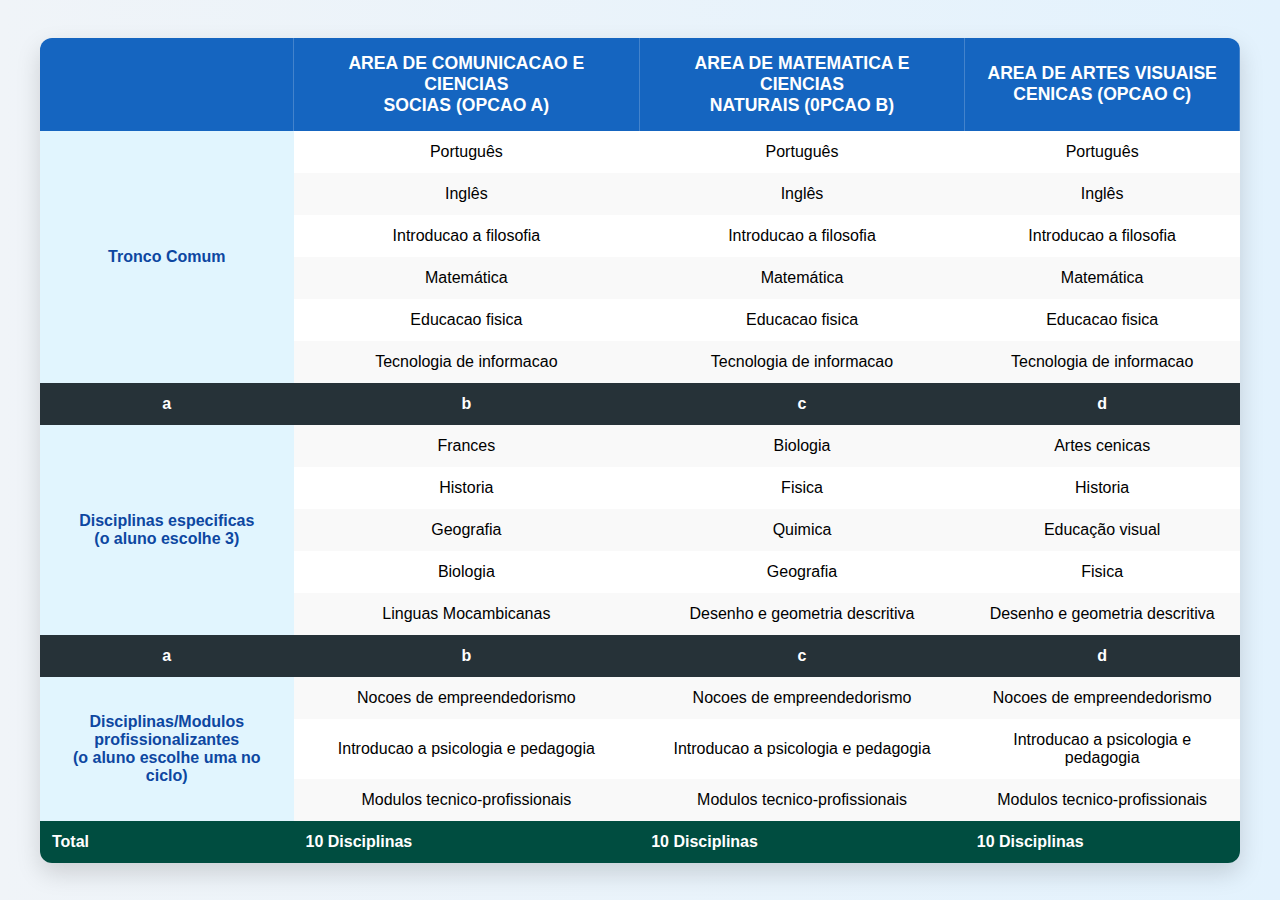
<file: curso/curso copy.html>
<!DOCTYPE html>
<html lang="en">
<head>
    <meta charset="UTF-8">
    <meta name="viewport" content="width=device-width, initial-scale=1.0">
    <title>Cursos</title>
    <link rel="stylesheet" href="style.css">
</head>
<body>
   <table>
    <thead>
        <th></th>
        <th>
            AREA DE  COMUNICACAO E CIENCIAS <br> SOCIAS (OPCAO A)
        </th>
        <th>
            AREA DE MATEMATICA E CIENCIAS <br> NATURAIS (0PCAO B)
        </th>
        <th>
            AREA DE ARTES VISUAISE <br> CENICAS (OPCAO C)
        </th>
    </thead>
    <tbody>
        <tr>
            <td rowspan="6" class="a">
                Tronco Comum
            </td>
            <td>
                Português
            </td>
            <td>
                Português
            </td>
            <td>
                Português
            </td>
        </tr>
        <tr>
            
            <td>
                Inglês
            </td>
            <td>
                Inglês
            </td>
            <td>
                Inglês
            </td>
        </tr>
        <tr>
            
            <td>
                Introducao a filosofia
            </td>
            <td>
                Introducao a filosofia
            </td>
            <td>
                Introducao a filosofia
            </td>
        </tr>
        <tr>
           
            <td>
                Matemática
            </td>
            <td>
                Matemática
            </td>
            <td>
                Matemática
            </td>
        </tr>
        <tr>
           
            <td>
                Educacao fisica
            </td>
            <td>
                Educacao fisica
            </td>
            <td>
                Educacao fisica
            </td>
        </tr>
        <tr>
           
            <td>
                Tecnologia de informacao
            </td>
            <td>
                Tecnologia de informacao
            </td>
            <td>
                Tecnologia de informacao
            </td>
        </tr>
        <tr class="preto">
            <td>
                a
            </td>
            <td>
                b
            </td>
            <td>
                c
            </td>
            <td>d</td>
        </tr>
        <tr>
            <td rowspan="5" class="a">
                Disciplinas especificas <br>
                (o aluno escolhe 3)
            </td>
            <td>
                Frances
            </td>
            <td>
                Biologia
            </td>
            <td>
                Artes cenicas
            </td>
        </tr>
        <tr>
           
            <td>
                Historia
            </td>
            <td>
                Fisica
            </td>
            <td>
                Historia
            </td>
        </tr>
        <tr>
           
            <td>
                Geografia
            </td>
            <td>
                Quimica
            </td>
            <td>
                Educação visual
            </td>
        </tr>
        <tr>
            
            <td>
                Biologia
            </td>
            <td>
                Geografia
            </td>
            <td>
                Fisica
            </td>
        </tr>
        <tr>
           
            <td>
                Linguas Mocambicanas
            </td>
            <td>
                Desenho e geometria descritiva
            </td>
            <td>
                Desenho e geometria descritiva
            </td>
        </tr>
        <tr class="preto">
            <td>
                a
            </td>
            <td>
                b
            </td>
            <td>
                c
            </td>
            <td>d</td>
        </tr>
        <tr>
            <td rowspan="3" class="a">
                Disciplinas/Modulos <br>
                profissionalizantes <br>
                (o aluno escolhe uma no ciclo)

            </td>
            <td>
                Nocoes de empreendedorismo
            </td>
            <td>
                Nocoes de empreendedorismo
            </td>
            <td>
                Nocoes de empreendedorismo
            </td>
        </tr>
        <tr>
            
            <td>
                Introducao a psicologia e pedagogia
            </td>
            <td>
                Introducao a psicologia e pedagogia
            </td>
            <td>
                Introducao a psicologia e pedagogia
            </td>
        </tr>
        <tr>
            
            <td>
                Modulos tecnico-profissionais
            </td>
            <td>
                Modulos tecnico-profissionais
            </td>
            <td>
                Modulos tecnico-profissionais
            </td>
        </tr>
        <tfoot>
            <tr>
                <td>
                    Total
                </td>
                <td>
                    10 Disciplinas
                </td>
                <td>
                    10 Disciplinas
                </td>
                <td>
                    10 Disciplinas
                </td>
            </tr>
        </tfoot>
    </tbody>
   </table>
    
</body>
</html>
</file>
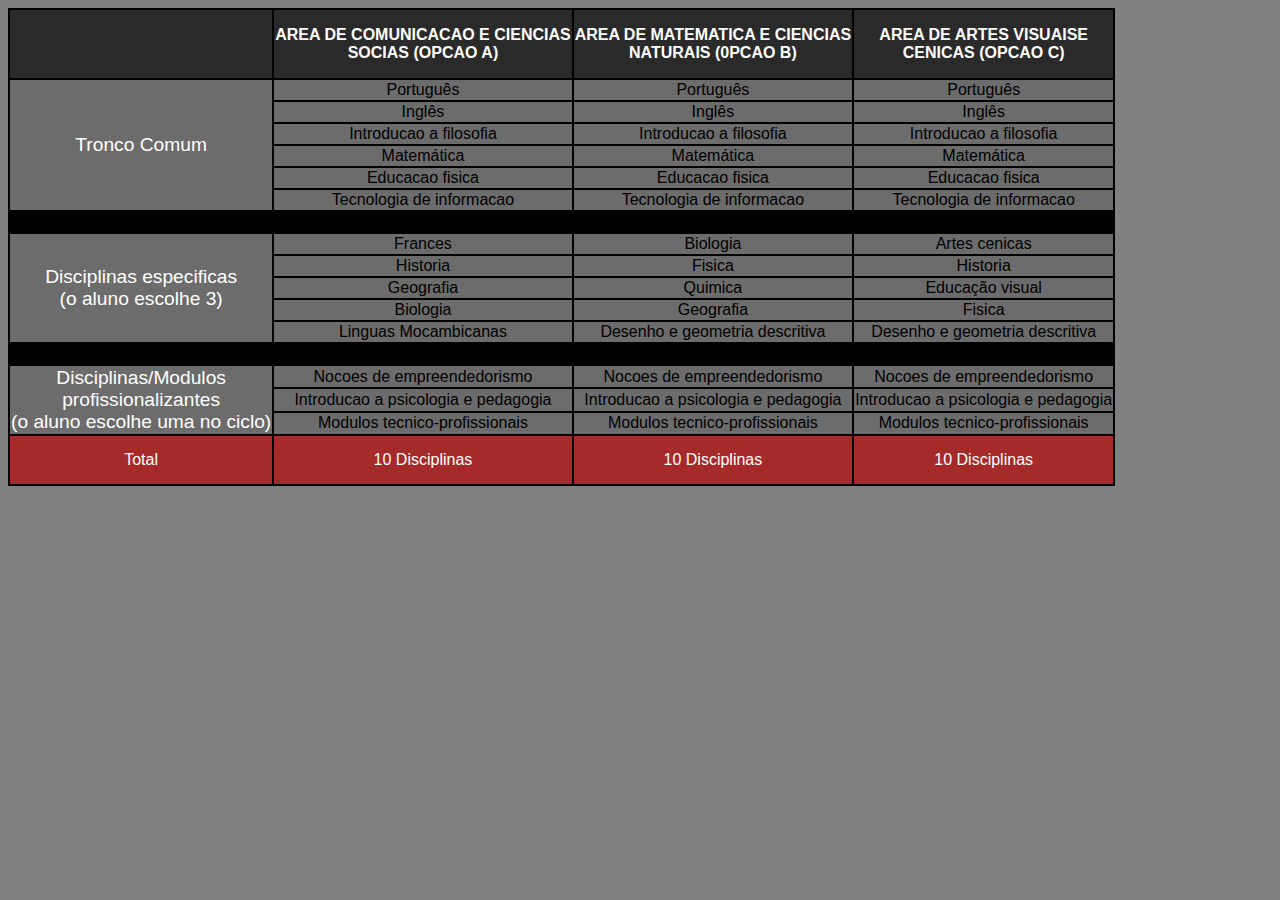
<file: curso/curso.html>
<!DOCTYPE html>
<html lang="en">
<head>
    <meta charset="UTF-8">
    <meta name="viewport" content="width=device-width, initial-scale=1.0">
    <title>Cursos</title>
    <style>
        body{
            background-color: gray;
            font-family: Arial, Helvetica, sans-serif;
        }
        table{
            background-color: rgba(51, 51, 51, 0.253);
            border-collapse: collapse;
        }
        thead{
            background-color: rgba(10, 10, 10, 0.671);
            color: white;
        
            height: 70px;
        }
        th{
            border: 2px solid black;
        }
        
       td{
        border: 2px solid black;
        text-align: center;

       }
       .a{
        color: white;
        font-size: 1.2em;
       }
       tfoot{
        background-color: brown;
        color: white;
        height: 50px;
       }
       .preto{
        background-color: black;
       }
       
    </style>
</head>
<body>
   <table>
    <thead>
        <th></th>
        <th>
            AREA DE  COMUNICACAO E CIENCIAS <br> SOCIAS (OPCAO A)
        </th>
        <th>
            AREA DE MATEMATICA E CIENCIAS <br> NATURAIS (0PCAO B)
        </th>
        <th>
            AREA DE ARTES VISUAISE <br> CENICAS (OPCAO C)
        </th>
    </thead>
    <tbody>
        <tr>
            <td rowspan="6" class="a">
                Tronco Comum
            </td>
            <td>
                Português
            </td>
            <td>
                Português
            </td>
            <td>
                Português
            </td>
        </tr>
        <tr>
            
            <td>
                Inglês
            </td>
            <td>
                Inglês
            </td>
            <td>
                Inglês
            </td>
        </tr>
        <tr>
            
            <td>
                Introducao a filosofia
            </td>
            <td>
                Introducao a filosofia
            </td>
            <td>
                Introducao a filosofia
            </td>
        </tr>
        <tr>
           
            <td>
                Matemática
            </td>
            <td>
                Matemática
            </td>
            <td>
                Matemática
            </td>
        </tr>
        <tr>
           
            <td>
                Educacao fisica
            </td>
            <td>
                Educacao fisica
            </td>
            <td>
                Educacao fisica
            </td>
        </tr>
        <tr>
           
            <td>
                Tecnologia de informacao
            </td>
            <td>
                Tecnologia de informacao
            </td>
            <td>
                Tecnologia de informacao
            </td>
        </tr>
        <tr class="preto">
            <td>
                a
            </td>
            <td>
                b
            </td>
            <td>
                c
            </td>
            <td>d</td>
        </tr>
        <tr>
            <td rowspan="5" class="a">
                Disciplinas especificas <br>
                (o aluno escolhe 3)
            </td>
            <td>
                Frances
            </td>
            <td>
                Biologia
            </td>
            <td>
                Artes cenicas
            </td>
        </tr>
        <tr>
           
            <td>
                Historia
            </td>
            <td>
                Fisica
            </td>
            <td>
                Historia
            </td>
        </tr>
        <tr>
           
            <td>
                Geografia
            </td>
            <td>
                Quimica
            </td>
            <td>
                Educação visual
            </td>
        </tr>
        <tr>
            
            <td>
                Biologia
            </td>
            <td>
                Geografia
            </td>
            <td>
                Fisica
            </td>
        </tr>
        <tr>
           
            <td>
                Linguas Mocambicanas
            </td>
            <td>
                Desenho e geometria descritiva
            </td>
            <td>
                Desenho e geometria descritiva
            </td>
        </tr>
        <tr class="preto">
            <td>
                a
            </td>
            <td>
                b
            </td>
            <td>
                c
            </td>
            <td>d</td>
        </tr>
        <tr>
            <td rowspan="3" class="a">
                Disciplinas/Modulos <br>
                profissionalizantes <br>
                (o aluno escolhe uma no ciclo)

            </td>
            <td>
                Nocoes de empreendedorismo
            </td>
            <td>
                Nocoes de empreendedorismo
            </td>
            <td>
                Nocoes de empreendedorismo
            </td>
        </tr>
        <tr>
            
            <td>
                Introducao a psicologia e pedagogia
            </td>
            <td>
                Introducao a psicologia e pedagogia
            </td>
            <td>
                Introducao a psicologia e pedagogia
            </td>
        </tr>
        <tr>
            
            <td>
                Modulos tecnico-profissionais
            </td>
            <td>
                Modulos tecnico-profissionais
            </td>
            <td>
                Modulos tecnico-profissionais
            </td>
        </tr>
        <tfoot>
            <tr>
                <td>
                    Total
                </td>
                <td>
                    10 Disciplinas
                </td>
                <td>
                    10 Disciplinas
                </td>
                <td>
                    10 Disciplinas
                </td>
            </tr>
        </tfoot>
    </tbody>
   </table>
    
</body>
</html>
</file>
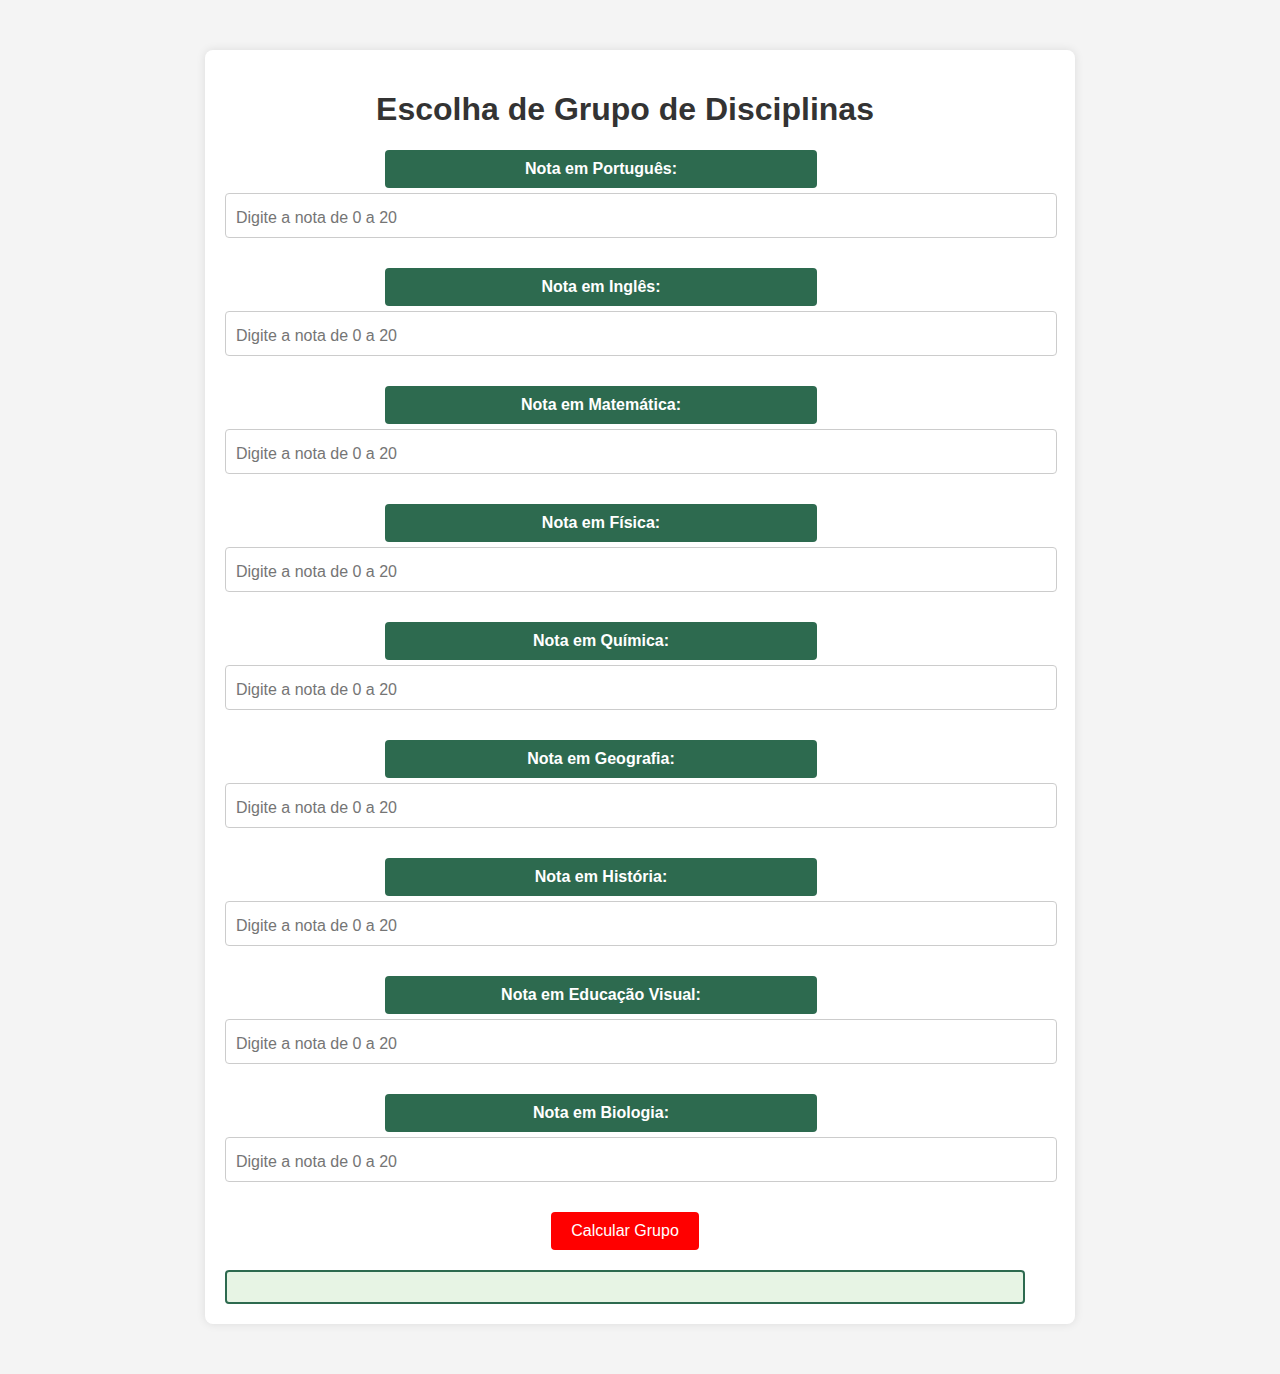
<file: grupo/grupo.html>
<!DOCTYPE html>
<html lang="en">
<head>
    <meta charset="UTF-8">
    <meta name="viewport" content="width=device-width, initial-scale=1.0">
    <title>Escolha de grupo</title>
    <link rel="stylesheet" href="style.css">
</head>
<body>
    <div class="container">
        <h1>Escolha de Grupo de Disciplinas</h1>
        <div class="form-group">
            <label for="portugues">Nota em Português:</label>
            <input type="number" id="portugues" min="0" max="20" placeholder="Digite a nota de 0 a 20" required>
        </div>
        <div class="form-group">
            <label for="ingles">Nota em Inglês:</label>
            <input type="number" id="ingles" min="0" max="20" placeholder="Digite a nota de 0 a 20" required>
        </div>
        <div class="form-group">
            <label for="matematica">Nota em Matemática:</label>
            <input type="number" id="matematica" min="0" max="20" placeholder="Digite a nota de 0 a 20" required>
        </div>
        <div class="form-group">
            <label for="fisica">Nota em Física:</label>
            <input type="number" id="fisica" min="0" max="20" placeholder="Digite a nota de 0 a 20" required>
        </div>
        <div class="form-group">
            <label for="quimica">Nota em Química:</label>
            <input type="number" id="quimica" min="0" max="20" placeholder="Digite a nota de 0 a 20" required>
        </div>
        <div class="form-group">
            <label for="geografia">Nota em Geografia:</label>
            <input type="number" id="geografia" min="0" max="20" placeholder="Digite a nota de 0 a 20" required>
        </div>
        <div class="form-group">
            <label for="historia">Nota em História:</label>
            <input type="number" id="historia" min="0" max="20" placeholder="Digite a nota de 0 a 20" required>
        </div>
        <div class="form-group">
            <label for="visual">Nota em Educação Visual:</label>
            <input type="number" id="visual" min="0" max="20" placeholder="Digite a nota de 0 a 20" required>
        </div>
        <div class="form-group">
            <label for="biologia">Nota em Biologia:</label>
            <input type="number" id="biologia" min="0" max="20" placeholder="Digite a nota de 0 a 20" required>
        </div>
        <button class="btn" onclick="calcularGrupo()">Calcular Grupo</button>
        <div class="result" id="resultado"></div>
    </div>

    <script>
        function calcularGrupo() {
    // Função para calcular a média
    function calcularMedia(arr) {
        const soma = arr.reduce((a, b) => a + b, 0);
        return soma / arr.length;
    }

    // Função para calcular o desvio padrão
    function calcularDesvioPadrao(arr) {
        const media = calcularMedia(arr);
        const soma = arr.reduce((a, b) => a + Math.pow(b - media, 2), 0);
        return Math.sqrt(soma / arr.length);
    }

    // Função para calcular o coeficiente de variação (CV)
    function calcularCV(arr) {
        const media = calcularMedia(arr);
        const desvioPadrao = calcularDesvioPadrao(arr);
        return (desvioPadrao / media) * 100;
    }

    // Capturando as notas inseridas pelo usuário
    let portugues = parseFloat(document.getElementById('portugues').value);
    let ingles = parseFloat(document.getElementById('ingles').value);
    let matematica = parseFloat(document.getElementById('matematica').value);
    let fisica = parseFloat(document.getElementById('fisica').value);
    let quimica = parseFloat(document.getElementById('quimica').value);
    let geografia = parseFloat(document.getElementById('geografia').value);
    let historia = parseFloat(document.getElementById('historia').value);
    let visual = parseFloat(document.getElementById('visual').value);
    let biologia = parseFloat(document.getElementById('biologia').value);

    // Verificação para garantir que todas as notas foram inseridas
    if (isNaN(portugues) || isNaN(ingles) || isNaN(matematica) || isNaN(fisica) || isNaN(quimica) || isNaN(geografia) || isNaN(historia) || isNaN(biologia) || isNaN(visual)) {
        document.getElementById('resultado').innerText = "Por favor, preencha todas as notas.";
        return;
    }

    // Agrupando as notas de Humanas e Exatas
    let notasHumanas = [portugues, ingles, geografia, historia];
    let notasExatas = [matematica, fisica, quimica, biologia];
    let notasGrupoC = [matematica, fisica, quimica, visual];

    // Calculando médias e desvios padrões
    let mediaHumanas = calcularMedia(notasHumanas);
    let desvioPadraoHumanas = calcularDesvioPadrao(notasHumanas);
    let cvHumanas = calcularCV(notasHumanas);

    let mediaExatas = calcularMedia(notasExatas);
    let desvioPadraoExatas = calcularDesvioPadrao(notasExatas);
    let cvExatas = calcularCV(notasExatas);

    let mediaGrupoC = calcularMedia(notasGrupoC);
    let desvioPadraoGrupoC = calcularDesvioPadrao(notasGrupoC);
    let cvGrupoC = calcularCV(notasGrupoC);

    let grupo;

    // Decisão com base no coeficiente de variação
    if (cvHumanas < cvExatas && cvHumanas < cvGrupoC) {
        grupo = "Grupo A (Português, Inglês, Geografia, História)";
    } else if (cvExatas < cvHumanas && cvExatas < cvGrupoC) {
        grupo = "Grupo B (Matemática, Física, Química, Biologia)";
    } else {
        grupo = "Grupo C (Matemática, Física, Química, Educação Visual)";
    }

    // Exibindo o resultado
    document.getElementById('resultado').innerText = `Recomendação: ${grupo} \nCV Humanas: ${cvHumanas.toFixed(2)}% \nCV Exatas: ${cvExatas.toFixed(2)}% \nCV Grupo C: ${cvGrupoC.toFixed(2)}%`;
}
    </script>
</body>
</html>
</file>
<file: curso/style.css>
@charset "utf-8";

* {
    margin: 0;
    padding: 0;
    box-sizing: border-box;
  }
  
  body {
    background: linear-gradient(to right, #f0f4f8, #e3f2fd);
    font-family: 'Segoe UI', Tahoma, Geneva, Verdana, sans-serif;
    padding: 20px;
    display: flex;
    justify-content: center;
    align-items: center;
    min-height: 100vh;
    overflow-x: hidden;
  }
  
  /* Tabela principal */
  table {
    width: 100%;
    max-width: 1200px;
    border-collapse: collapse;
    border-radius: 12px;
    overflow: hidden;
    box-shadow: 0 10px 25px rgba(0, 0, 0, 0.15);
    animation: fadeIn 1.2s ease;
  }
  
  /* Cabeçalho */
  thead {
    background: #1565c0;
    color: white;
  }
  
  thead th {
    padding: 15px;
    font-size: 1.1rem;
    border-right: 1px solid rgba(255, 255, 255, 0.2);
  }
  
  /* Corpo */
  tbody td {
    padding: 12px;
    text-align: center;
    font-size: 1rem;
    background-color: #ffffff;
    transition: background-color 0.3s ease;
  }
  
  tbody tr:nth-child(even) td {
    background-color: #f9f9f9;
  }
  
  tbody tr:hover td {
    background-color: #e3f2fd;
  }
  
  /* Célula especial */
  .a {
    font-weight: bold;
    color: #0d47a1;
    background-color: #e1f5fe !important;
  }
  
  /* Rodapé */
  tfoot {
    background: #004d40;
    color: white;
  }
  
  tfoot td {
    padding: 12px;
    font-weight: bold;
  }
  
  /* Linha preta decorativa */
  .preto td {
    background-color: #263238 !important;
    color: white;
    font-weight: bold;
  }
  
  /* Animação */
  @keyframes fadeIn {
    from {
      opacity: 0;
      transform: translateY(30px);
    }
    to {
      opacity: 1;
      transform: translateY(0);
    }
  }
  
  /* Responsividade para telas médias (tablets) */
  @media (max-width: 1024px) {
    table {
      font-size: 0.95rem;
    }
  
    thead th, tbody td, tfoot td {
      padding: 10px;
    }
  }
  
  /* Responsividade para tablets menores e celulares grandes */
  @media (max-width: 768px) {
    table {
      font-size: 0.85rem;
    }
  
    thead th {
      font-size: 1rem;
    }
  
    .a {
      font-size: 0.9rem;
    }
  }
  
  /* Responsividade para celulares (layout adaptado em colunas) */
  @media (max-width: 480px) {
    table, thead, tbody, th, td, tr, tfoot {
      display: block;
    }
  
    thead {
      display: none; /* Cabeçalho escondido em telas pequenas */
    }
  
    tbody tr {
      margin-bottom: 15px;
      box-shadow: 0 2px 10px rgba(0,0,0,0.1);
      border-radius: 10px;
      overflow: hidden;
    }
  
    tbody td {
      text-align: left;
      padding: 10px 15px;
      position: relative;
      font-size: 0.9rem;
    }
  
    tbody td::before {
      content: attr(data-label);
      position: absolute;
      left: 15px;
      top: 10px;
      font-weight: bold;
      color: #1565c0;
    }
  
    tbody td:not(:first-child) {
      padding-top: 25px;
    }
  
    tfoot td {
      display: block;
      text-align: center;
      padding: 10px;
    }
  }
</file>
<file: grupo/style.css>
@charset "utf-8";

body {
    font-family: Arial, sans-serif;
    margin: 0;
    padding: 0;
    background-color: #f4f4f4;
}
.container {
    max-width: 800px;
    margin: 50px auto;
    padding: 20px;
    background-color: #fff;
    box-shadow: 0px 0px 10px rgba(0, 0, 0, 0.1);
    border-radius: 8px;
    text-align: center;
    padding-right: 50px;
}
h1 {
    text-align: center;
    color: #333;
}
.form-group {
    margin-bottom: 15px;
    
    
    
}
label {
    display: block;
    
    margin-right: 13pc;
    margin-left: 10pc;
    background-color: #2d6a4f;
    color: white;
    font-weight: bold;
    margin-bottom: 5px;
    margin-top: 5px;
    padding: 10px 15px;
    
    border: none;
    border-radius: 4px;
   
    font-size: 16px;
    text-align: center;

    
}
input[type="number"] {
    width: 100%;
    padding: 10px;
    border: 1px solid #ccc;
    border-radius: 4px;
    font-size: 16px;
    margin-bottom: 15px;
    padding-top: 15px;
    padding-right: 20px;
}
.result {
    margin-top: 20px;
    padding: 15px;
    background-color: #e7f4e4;
    color: #2d6a4f;
    border: 2px solid #2d6a4f;
    border-radius: 4px;
    text-align: center;
}
.btn {
    background-color:red;
    color: white;
    padding: 10px 20px;
    border: none;
    border-radius: 4px;
    cursor: pointer;
    font-size: 16px;
    text-align: center;
}
.btn:hover {
    background-color: #218838;
}
</file>
